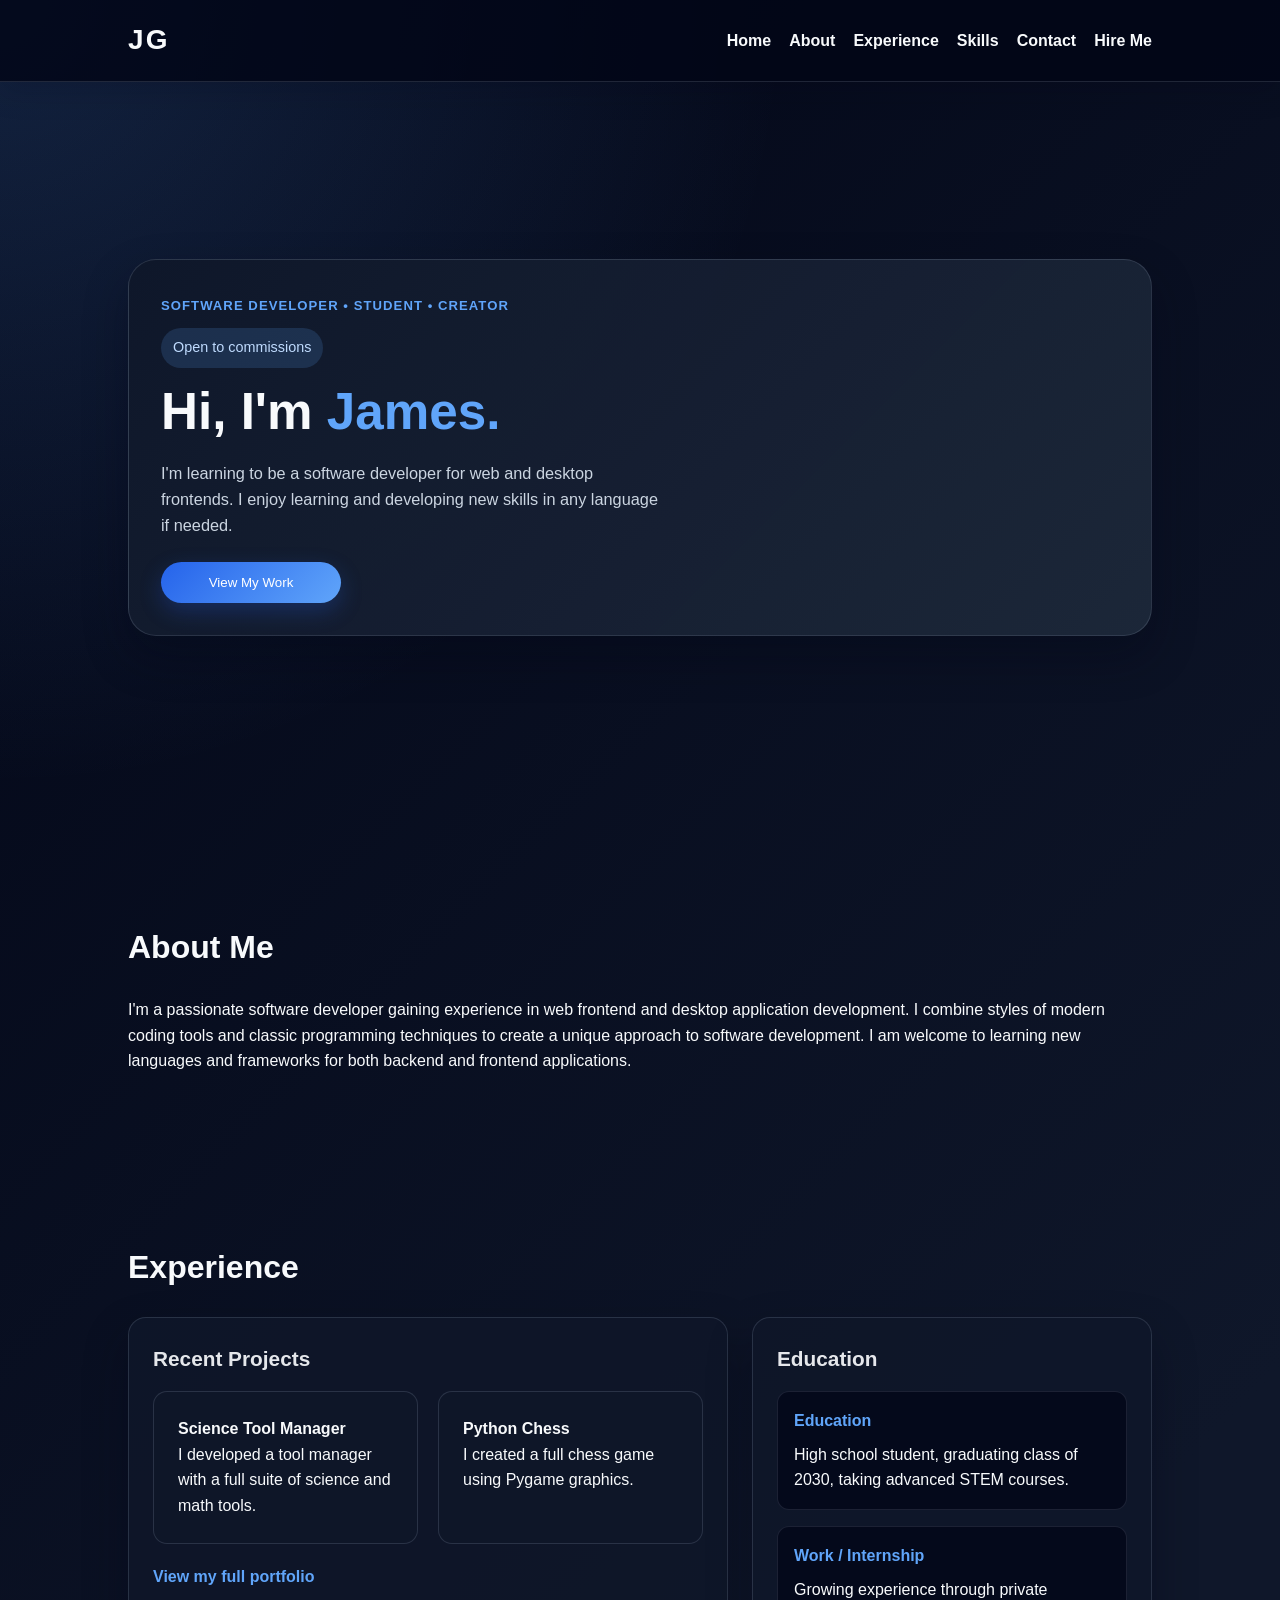
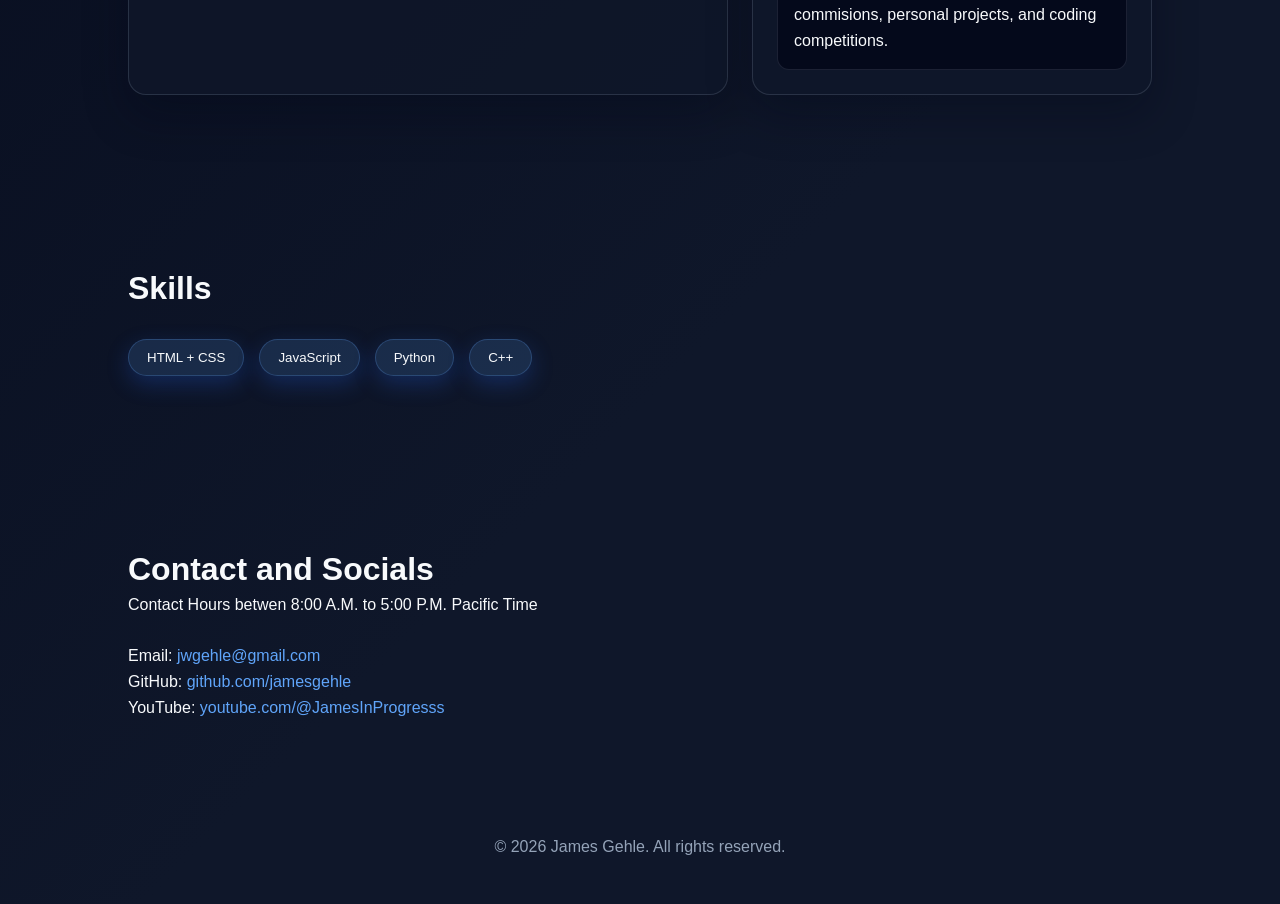
<file: index.html>
<!DOCTYPE html>
<html lang="en">
<head>
    <meta charset="UTF-8">
    <meta name="viewport" content="width=device-width, initial-scale=1.0">
    <title>James | Portfolio</title>

    <link rel="stylesheet" href="style.css">
    <script src="script.js" defer></script>
</head>
<body id="top">

<header>
    <span class="logo">JG</span>

    <nav>
        <a href="index.html#top" class="nav-btn">Home</a>
        <a href="#about"><strong>About</strong></a>
        <a href="#experience"><strong>Experience</strong></a>
        <a href="#skills"><strong>Skills</strong></a>
        <a href="#contact"><strong>Contact</strong></a>
        <a href="hire.html" class="nav-btn">Hire Me</a>
    </nav>
</header>

<section class="hero">
    <div class="hero-content">
        <div class="hero-copy">
            <p class="tag">Software Developer • Student • Creator</p>
            <div class="hero-badge">Open to commissions</div>

            <h1>
                Hi, I'm <span>James.</span>
            </h1>

            <p class="description">
                I'm learning to be a software developer for  web and desktop frontends. I enjoy learning and developing new skills in any language if needed.
            </p>

            <button id="ctaButton" class="primary-btn">View My Work</button>
        </div>
    </div>
</section>

<section id="about" class="section">
    <h2>About Me</h2>

    <p>
        I'm a passionate software developer gaining experience in web frontend and desktop application development. I combine styles of modern coding tools and classic programming techniques to create a unique approach to software development. I am welcome to learning new languages and frameworks for both backend and frontend applications. 
    </p>
</section>

<section id="experience" class="section">
    <h2>Experience</h2>

    <div class="experience-layout">
        <div class="experience-column">
            <h3>Recent Projects</h3>

            <div class="cards">
                
                <div class="card">
                    <h4>Science Tool Manager</h4>
                    <p>I developed a tool manager with a full suite of science and math tools.</p>
                </div>

                <div class="card">
                    <h4>Python Chess</h4>
                    <p>I created a full chess game using Pygame graphics.</p>
                </div>
            </div>

            <a class="portfolio-link" href="resume.html">View my full portfolio</a>
        </div>

        <div class="experience-column">
            <h3>Education</h3>

            <div class="experience-list">
                <div class="experience-item">
                    <h4>Education</h4>
                    <p>High school student, graduating class of 2030, taking advanced STEM courses.</p>
                </div>

                <div class="experience-item">
                    <h4>Work / Internship</h4>
                    <p>Growing experience through private commisions, personal projects, and coding competitions.</p>
                </div>
            </div>
        </div>
    </div>
</section>

<section id="skills" class="section">
    <h2>Skills</h2>

    <div class="skills">
        <button class="skill-chip">HTML + CSS</button>
        <button class="skill-chip">JavaScript</button>
        <button class="skill-chip">Python</button>
        <button class="skill-chip">C++</button>
    </div>
</section>

<section id="contact" class="section">
    <h2 style="margin-bottom: -2.5px;">Contact and Socials</h2>
    <p>Contact Hours betwen 8:00 A.M. to 5:00 P.M. Pacific Time</p>
    <br>

    <p>Email: <a href="mailto:jwgehle@gmail.com" target="_blank" rel="noopener noreferrer">jwgehle@gmail.com</a></p>
    <p>GitHub: <a href="https://github.com/jamesgehle" target="_blank" rel="noopener noreferrer">github.com/jamesgehle</a></p>
    <p>YouTube: <a href="https://www.youtube.com/@JamesInProgresss" target="_blank" rel="noopener noreferrer">youtube.com/@JamesInProgresss</a></p>
</section>

<footer>
    <p>© 2026 James Gehle. All rights reserved.</p>
</footer>

</body>
</html>
</file>
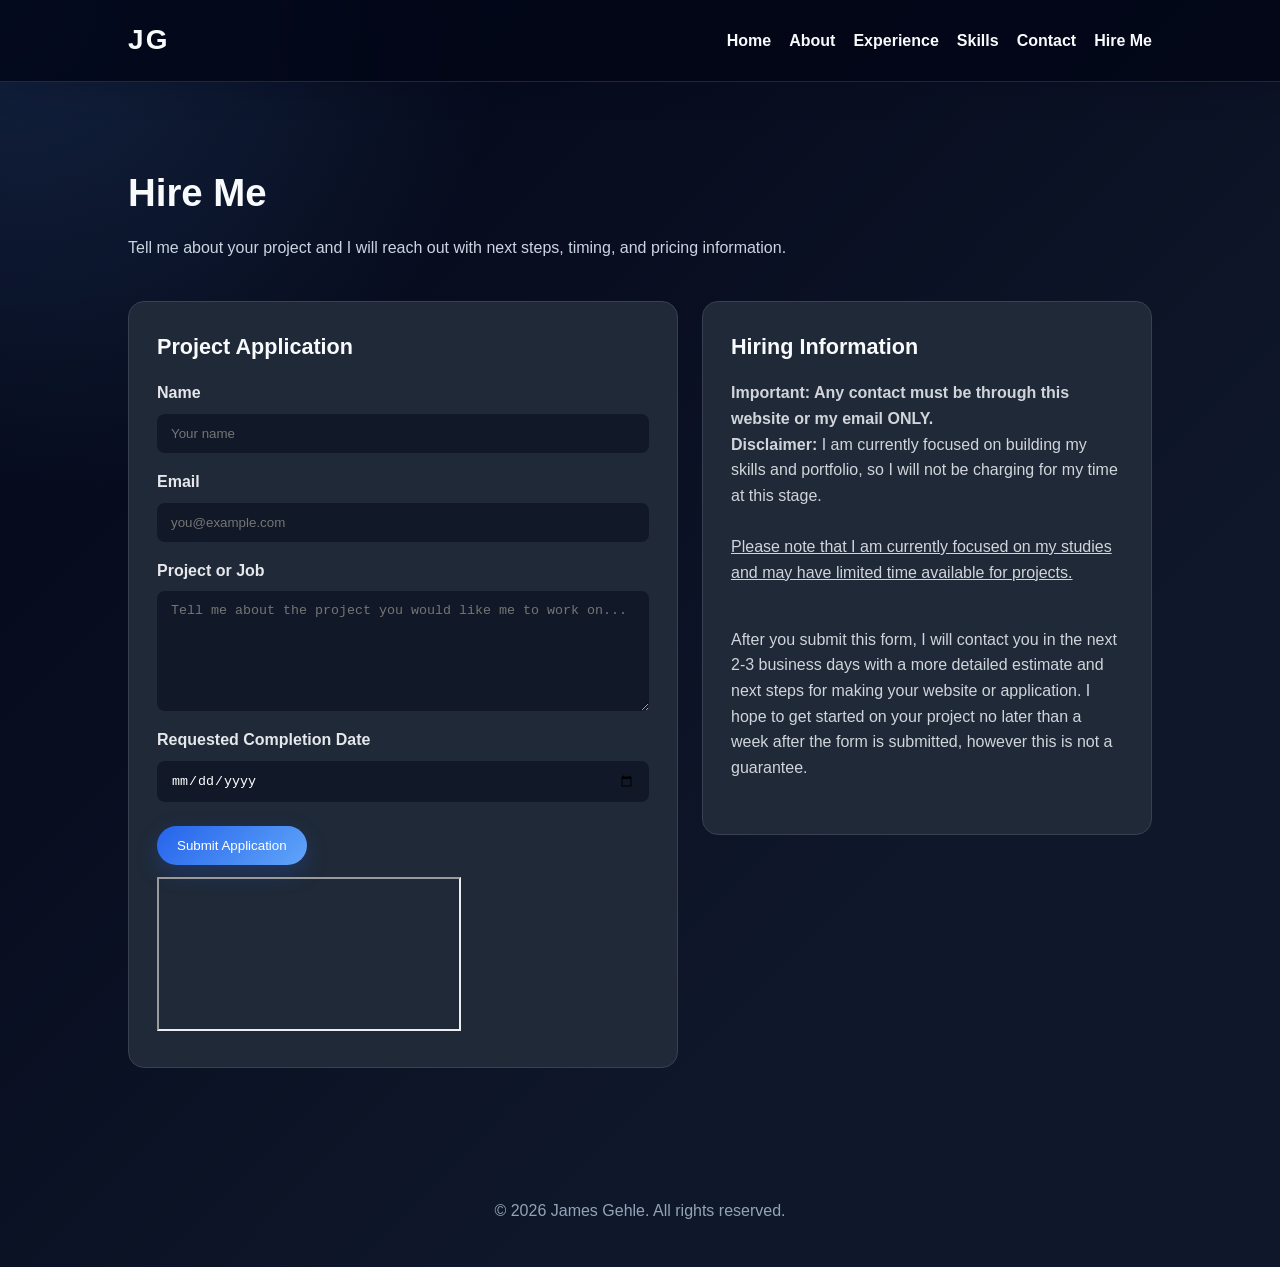
<file: hire.html>
<!DOCTYPE html>
<html lang="en">
<head>
    <meta charset="UTF-8">
    <meta name="viewport" content="width=device-width, initial-scale=1.0">
    <title>Hire James | Portfolio</title>
    <link rel="stylesheet" href="style.css">
    <script src="script.js" defer></script>
</head>
<body>
    <header>
        <span class="logo">JG</span>
        <nav>
            <a href="index.html#top" class="nav-btn">Home</a>
            <a href="#about"><strong>About</strong></a>
            <a href="#experience"><strong>Experience</strong></a>
            <a href="#skills"><strong>Skills</strong></a>
            <a href="#contact"><strong>Contact</strong></a>
            <a href="hire.html" class="nav-btn">Hire Me</a>
        </nav>
    </header>

    <main class="hire-page">
        <section class="hire-intro">
            <h1>Hire Me</h1>
            <p>Tell me about your project and I will reach out with next steps, timing, and pricing information.</p>
        </section>

        <section class="hire-grid">
            <div class="form-card">
                <h2>Project Application</h2>

                <form
                    id="hireForm"
                    action="https://docs.google.com/forms/d/e/1FAIpQLSc-Vs7wbZewvjV4hVknSY0yikJxd8kPZ_7ySnmFYEBEbzKkZg/formResponse"
                    method="POST"
                    target="googleFormSubmit"
                >
                    <div class="form-group">
                        <label for="name">Name</label>
                        <input id="name" name="entry.1373211767" type="text" placeholder="Your name" required>
                    </div>

                    <div class="form-group">
                        <label for="email">Email</label>
                        <input id="email" name="entry.1610361256" type="email" placeholder="you@example.com" required>
                    </div>

                    <div class="form-group">
                        <label for="project">Project or Job</label>
                        <textarea id="project" name="entry.215550332" placeholder="Tell me about the project you would like me to work on..." required></textarea>
                    </div>

                    <div class="form-group">
                        <label for="date">Requested Completion Date</label>
                        <input id="date" name="entry.1441032271" type="date" required>
                    </div>

                    <button class="submit-btn" type="submit">Submit Application</button>

                    <p id="form-status" class="form-note" role="status" aria-live="polite"></p>
                </form>

                <iframe
                    name="googleFormSubmit"
                    id="googleFormSubmit"
                    class="hidden-submit-frame"
                    title="Google Form submission"
                ></iframe>
            </div>

            <div class="info-card">
                <h2>Hiring Information</h2>
                <p><strong>Important: Any contact must be through this website or my email ONLY.</strong></p>
                <p><strong>Disclaimer:</strong> I am currently focused on building my skills and portfolio, so I will not be charging for my time at this stage.</p><br>
                <p style="text-decoration: underline;">Please note that I am currently focused on my studies and may have limited time available for projects.</p><br>
                <p style="margin-top:16px;">After you submit this form, I will contact you in the next 2-3 business days with a more detailed estimate and next steps for making your website or application. I hope to get started on your project no later than a week after the form is submitted, however this is not a guarantee.</p><br>
            </div>
        </section>
    </main>

    <footer>
        <p>© 2026 James Gehle. All rights reserved.</p>
    </footer>
</body>
</html>
</file>
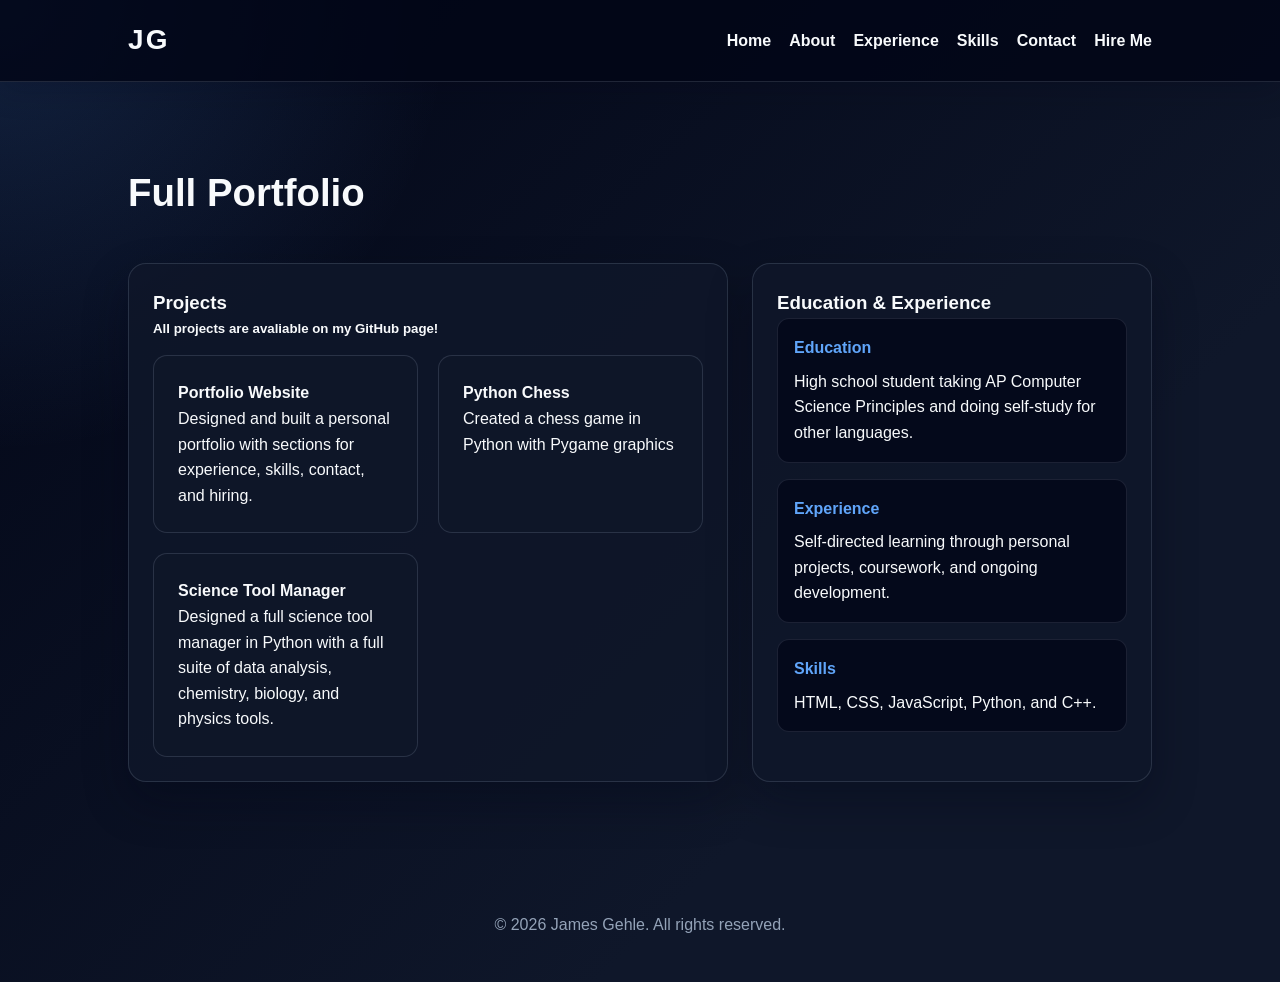
<file: resume.html>
<!DOCTYPE html>
<html lang="en">
<head>
    <meta charset="UTF-8">
    <meta name="viewport" content="width=device-width, initial-scale=1.0">
    <title>James | Full Portfolio</title>
    <link rel="stylesheet" href="style.css">
    <script src="script.js" defer></script>
</head>
<body>
    <header>
        <span class="logo">JG</span>
        <nav>
            <a href="index.html#top" class="nav-btn">Home</a>
        <a href="#about"><strong>About</strong></a>
        <a href="#experience"><strong>Experience</strong></a>
        <a href="#skills"><strong>Skills</strong></a>
        <a href="#contact"><strong>Contact</strong></a>
        <a href="hire.html" class="nav-btn">Hire Me</a>
        </nav>
    </header>

    <main class="hire-page">
        <section class="hire-intro">
            <h1>Full Portfolio</h1>
        </section>

        <section class="experience-layout">
            <div class="experience-column">
                <h3>Projects</h3>
                <h5>All projects are avaliable on my GitHub page!</h5>
                <div class="h4-space"></div>
                <div class="cards">
                    <div class="card">
                        <h4>Portfolio Website</h4>
                        <p>Designed and built a personal portfolio with sections for experience, skills, contact, and hiring.</p>
                    </div>
                    <div class="card">
                        <h4>Python Chess</h4>
                        <p>Created a chess game in Python with Pygame graphics</p>
                    </div>
                    <div class="card">
                        <h4>Science Tool Manager</h4>
                        <p>Designed a full science tool manager in Python with a full suite of data analysis, chemistry, biology, and physics tools.</p>
                    </div>
                </div>
            </div>

            <div class="experience-column">
                <h3>Education & Experience</h3>
                <div class="experience-list">
                    <div class="experience-item">
                        <h4>Education</h4>
                        <p>High school student taking AP Computer Science Principles and doing self-study for other languages.</p>
                    </div>
                    <div class="experience-item">
                        <h4>Experience</h4>
                        <p>Self-directed learning through personal projects, coursework, and ongoing development.</p>
                    </div>
                    <div class="experience-item">
                        <h4>Skills</h4>
                        <p>HTML, CSS, JavaScript, Python, and C++.</p>
                    </div>
                </div>
            </div>
        </section>
    </main>

    <footer>
        <p>© 2026 James Gehle. All rights reserved.</p>
    </footer>
</body>
</html>
</file>
<file: style.css>
:root {
    --bg: #020617;
    --panel: rgba(15, 23, 42, 0.9);
    --panel-strong: #111827;
    --border: rgba(148, 163, 184, 0.2);
    --text: #f8fafc;
    --muted: #cbd5e1;
    --accent: #60a5fa;
    --accent-strong: #2563eb;
    --accent-soft: rgba(96, 165, 250, 0.16);
    --shadow: 0 20px 45px rgba(2, 6, 23, 0.32);
}

* {
    margin: 0;
    padding: 0;
    box-sizing: border-box;
}

html {
    scroll-behavior: smooth;
}

body {
    font-family: Arial, Helvetica, sans-serif;
    background:
        radial-gradient(circle at top left, rgba(96, 165, 250, 0.18), transparent 28%),
        linear-gradient(135deg, var(--bg), #0f172a 70%);
    color: var(--text);
    line-height: 1.6;
    opacity: 0;
    animation: fadeInPage 0.6s ease forwards;
}

body.page-transitioning {
    overflow: hidden;
}

.page-overlay {
    position: fixed;
    inset: 0;
    background: #020617;
    z-index: 999;
    opacity: 0;
    pointer-events: none;
    transition: opacity 0.35s ease;
}

body.page-transitioning .page-overlay {
    opacity: 1;
    pointer-events: auto;
}

header {
    position: sticky;
    top: 0;
    z-index: 20;
    display: flex;
    justify-content: space-between;
    align-items: center;
    padding: 18px 10%;
    background: rgba(2, 6, 23, 0.82);
    backdrop-filter: blur(14px);
    border-bottom: 1px solid var(--border);
    box-shadow: 0 10px 30px rgba(2, 6, 23, 0.16);
}

.logo {
    font-size: 1.75rem;
    font-weight: 700;
    color: var(--text);
    text-decoration: none;
    letter-spacing: 0.08em;
}

nav {
    display: flex;
    gap: 18px;
    flex-wrap: wrap;
}

nav a,
nav a:link,
nav a:visited,
nav a:hover,
nav a:focus,
nav a:active {
    color: var(--text);
    text-decoration: none;
    transition: color 0.2s ease;
}

nav a:hover,
nav a:focus {
    color: var(--accent);
}

section a,
section a:link,
section a:visited,
section a:hover,
section a:focus,
section a:active {
    color: var(--accent);
    text-decoration: none;
}

nav .nav-btn,
nav .nav-btn:link,
nav .nav-btn:visited,
nav .nav-btn:hover,
nav .nav-btn:focus,
nav .nav-btn:active {
    color: var(--text);
    font-weight: 600;
    text-decoration: none;
}

.hero {
    min-height: 84vh;
    display: flex;
    align-items: center;
    padding: 48px 10% 72px;
}

.hero-content {
    display: grid;
    grid-template-columns: 1.1fr 0.9fr;
    gap: 42px;
    align-items: center;
    width: 100%;
    padding: 32px;
    background: linear-gradient(135deg, rgba(15, 23, 42, 0.95), rgba(30, 41, 59, 0.92));
    border: 1px solid var(--border);
    border-radius: 28px;
    box-shadow: var(--shadow);
}

.hero-copy {
    max-width: 650px;
}

.tag {
    display: inline-block;
    color: var(--accent);
    margin-bottom: 12px;
    font-weight: 600;
    letter-spacing: 0.08em;
    text-transform: uppercase;
    font-size: 0.82rem;
}

.hero-badge {
    display: inline-block;
    margin-bottom: 16px;
    padding: 8px 12px;
    border-radius: 999px;
    background: var(--accent-soft);
    color: #bfdbfe;
    font-size: 0.9rem;
}

.hero h1 {
    font-size: clamp(2.4rem, 4vw, 4rem);
    line-height: 1.1;
    margin-bottom: 14px;
}

.hero h1 span {
    color: var(--accent);
}

.description {
    max-width: 600px;
    margin: 20px 0 24px;
    color: var(--muted);
    font-size: 1.02rem;
}

.hero-image {
    display: flex;
    justify-content: center;
}

.hero-image img {
    width: min(100%, 360px);
    border-radius: 24px;
    object-fit: cover;
    box-shadow: 0 20px 40px rgba(2, 6, 23, 0.3);
    border: 1px solid rgba(255, 255, 255, 0.12);
}

button,
.primary-btn {
    width: 180px;
    padding: 13px 16px;
    border: none;
    border-radius: 999px;
    background: linear-gradient(135deg, var(--accent-strong), var(--accent));
    color: white;
    cursor: pointer;
    transition: transform 0.2s ease, box-shadow 0.2s ease;
    box-shadow: 0 8px 22px rgba(37, 99, 235, 0.26);
}

button:hover,
.primary-btn:hover {
    transform: translateY(-2px);
    box-shadow: 0 12px 28px rgba(37, 99, 235, 0.35);
}

.section {
    padding: 84px 10%;
}

.section h2 {
    margin-bottom: 24px;
    font-size: 2rem;
}

.section h3 {
    margin-bottom: 16px;
    font-size: 1.3rem;
    color: #e5e7eb;
}

.experience-layout {
    display: grid;
    grid-template-columns: 1.2fr 0.8fr;
    gap: 24px;
}

.experience-column {
    background: var(--panel);
    padding: 24px;
    border-radius: 18px;
    border: 1px solid var(--border);
    box-shadow: var(--shadow);
}

.experience-list {
    display: flex;
    flex-direction: column;
    gap: 16px;
}

.experience-item {
    background: rgba(2, 6, 23, 0.72);
    padding: 16px;
    border-radius: 12px;
    border: 1px solid rgba(148, 163, 184, 0.16);
}

.experience-item h4 {
    margin-bottom: 8px;
    color: var(--accent);
}

.cards {
    display: grid;
    grid-template-columns: repeat(auto-fit, minmax(240px, 1fr));
    gap: 20px;
}

.portfolio-link {
    display: inline-block;
    margin-top: 20px;
    color: var(--accent);
    text-decoration: none;
    font-weight: 600;
    transition: transform 0.25s ease, color 0.25s ease;
}

.portfolio-link:hover {
    color: #93c5fd;
    transform: translateX(4px);
}

.card {
    background: var(--panel);
    padding: 24px;
    border-radius: 14px;
    border: 1px solid var(--border);
    transition: transform 0.2s ease, border-color 0.2s ease;
}

.card:hover {
    transform: translateY(-6px);
    border-color: rgba(96, 165, 250, 0.45);
}

.skills {
    display: flex;
    flex-wrap: wrap;
    gap: 15px;
}

.skill-chip {
    padding: 10px 18px;
    background: var(--accent-soft);
    border: 1px solid rgba(96, 165, 250, 0.24);
    border-radius: 999px;
    color: var(--text);
    cursor: pointer;
    transition: transform 0.2s ease, background 0.2s ease;
    width: auto;
}

.skill-chip:hover,
.skill-chip:focus {
    background: rgba(96, 165, 250, 0.28);
    transform: translateY(-1px);
    outline: none;
}

.skill-details {
    margin-top: 20px;
    padding: 16px 18px;
    background: var(--panel);
    border: 1px solid var(--border);
    border-radius: 12px;
    color: var(--muted);
    min-height: 70px;
}

footer {
    text-align: center;
    padding: 30px 10% 44px;
    color: #94a3b8;
}

.hire-page {
    padding: 80px 10% 100px;
}

.hire-intro {
    max-width: 700px;
    margin-bottom: 40px;
}

.hire-intro h1 {
    font-size: 2.4rem;
    margin-bottom: 12px;
}

.hire-intro p {
    color: var(--muted);
}

@media (max-width: 900px) {
    .hero-content,
    .experience-layout {
        grid-template-columns: 1fr;
    }

    .hero {
        min-height: auto;
    }
}

@media (max-width: 640px) {
    header {
        padding: 16px 6%;
        gap: 12px;
        flex-direction: column;
        align-items: flex-start;
    }

    nav {
        gap: 12px;
    }

    .hero,
    .section {
        padding-left: 6%;
        padding-right: 6%;
    }

    .hero-content {
        padding: 24px;
    }

    .hero h1 {
        font-size: 2.3rem;
    }

    .section h2 {
        font-size: 1.7rem;
    }

    button,
    .primary-btn {
        width: 100%;
    }
}

.hire-grid {
    display:grid;
    grid-template-columns:1.1fr 0.9fr;
    gap:24px;
    align-items:start;
}

.form-card,
.info-card {
    background:#1f2937;
    padding:28px;
    border-radius:16px;
    border:1px solid #374151;
}

.form-card h2,
.info-card h2 {
    margin-bottom:16px;
    font-size:1.35rem;
}

.form-group {
    display:flex;
    flex-direction:column;
    gap:8px;
    margin-bottom:16px;
}

.form-group label {
    font-weight:600;
    color:#e5e7eb;
}

.form-group input,
.form-group select,
.form-group textarea {
    width:100%;
    padding:12px 14px;
    border:none;
    border-radius:8px;
    background:#111827;
    color:white;
}

.form-group textarea {
    min-height:120px;
    resize:vertical;
}

.submit-btn {
    width:auto;
    padding:12px 20px;
    margin-top:8px;
}

.google-form {
    width:100%;
    min-height:700px;
    border:none;
    border-radius:12px;
    background:white;
}

.form-note {
    margin-top:12px;
    color:#9ca3af;
    font-size:0.95rem;
}

.info-card p,
.info-card li {
    color:#d1d5db;
}

.info-card ul {
    padding-left:20px;
    margin-top:12px;
}

.info-card li {
    margin-bottom:8px;
}

.h4-space {
    height: 0rem;
    margin: 1rem 0;
}

@media (max-width: 768px) {
    .hero-content,
    .experience-layout,
    .hire-grid {
        grid-template-columns:1fr;
    }

    .hero {
        padding-top:40px;
        padding-bottom:40px;
    }
}

@keyframes fadeInPage {
    from {
        opacity:0;
        transform:translateY(8px);
    }
    to {
        opacity:1;
        transform:translateY(0);
    }
}
</file>
